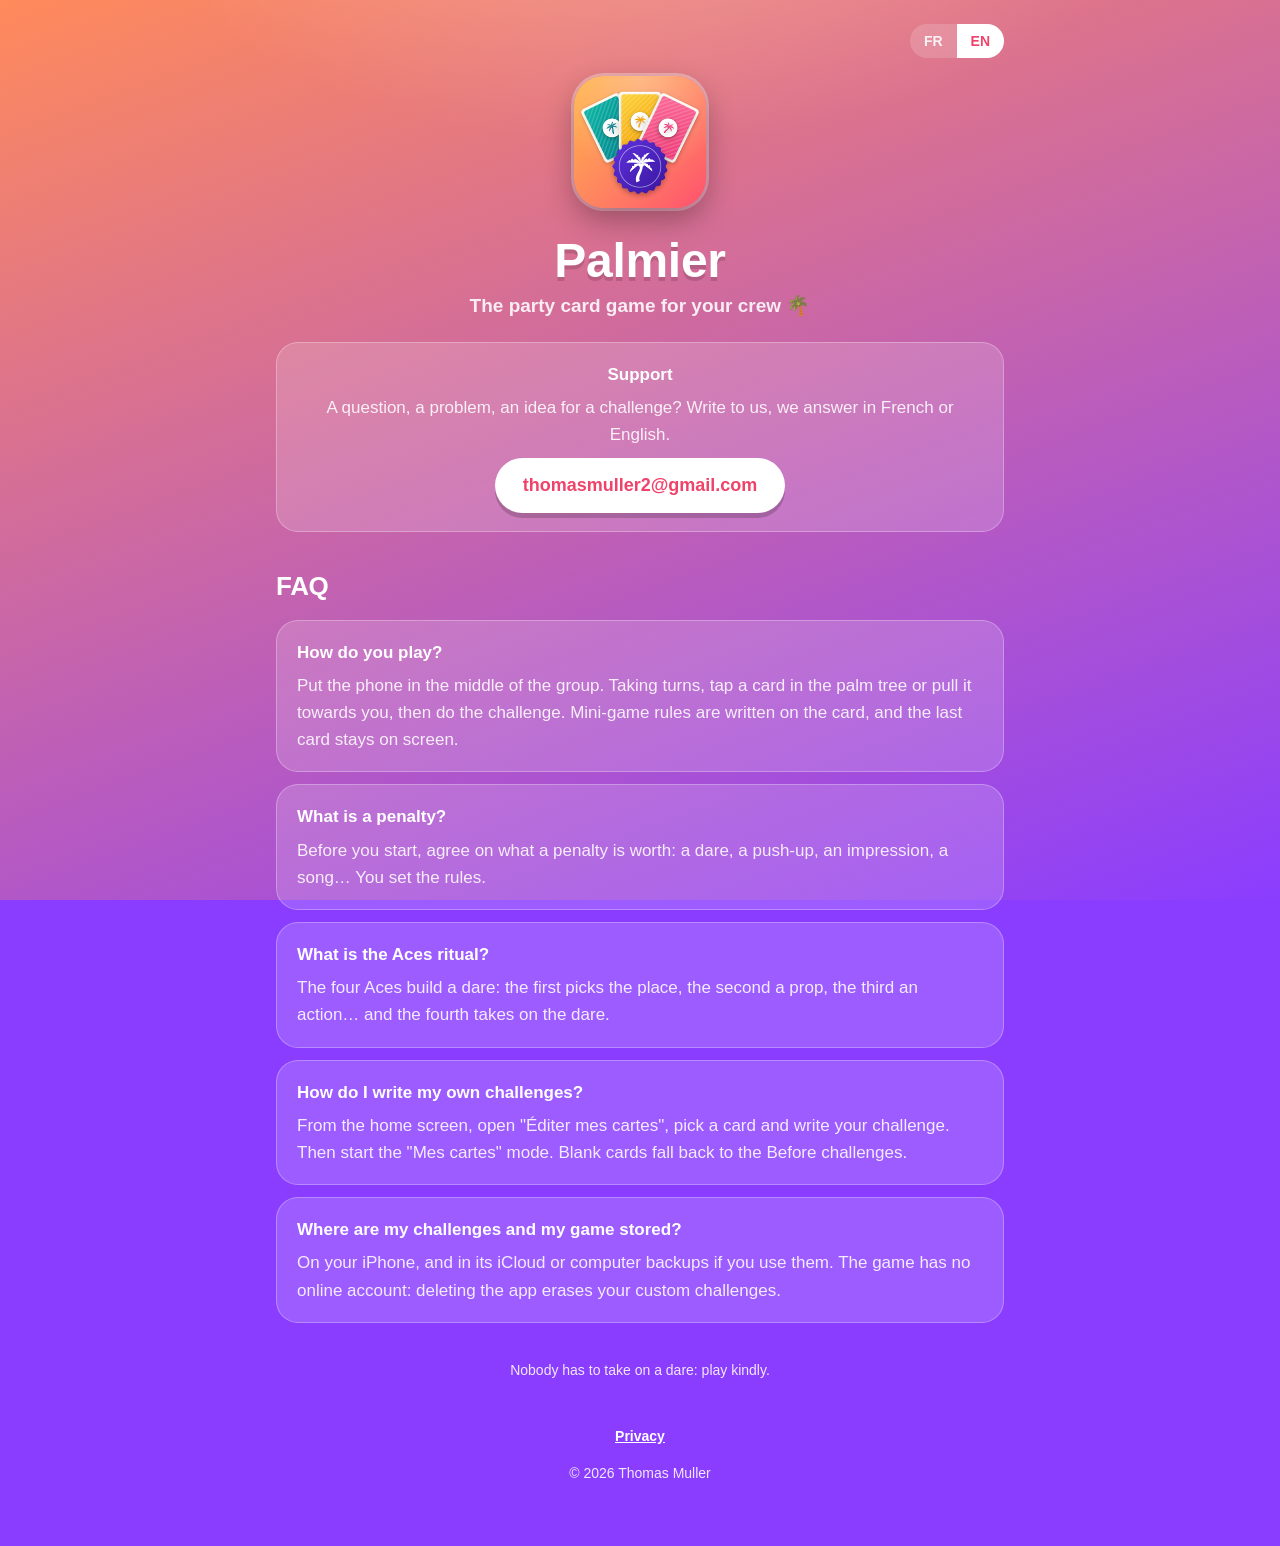
<file: index.html>
<!doctype html>
<html lang="fr">
<head>
<meta charset="utf-8">
<meta name="viewport" content="width=device-width, initial-scale=1">
<title>Palmier — Assistance</title>
<meta name="description" content="Palmier, le jeu de soirée entre potes : assistance et questions fréquentes.">
<link rel="icon" href="favicon.png">
<link rel="apple-touch-icon" href="apple-touch-icon.png">
<link rel="stylesheet" href="style.css">
<script>
  (function () {
    var q = location.search.match(/[?&]lang=(fr|en)/), l = q ? q[1] : null;
    if (!l) { try { l = localStorage.getItem("lang"); } catch (e) {} }
    if (!l) l = (navigator.language || "fr").toLowerCase().indexOf("fr") === 0 ? "fr" : "en";
    document.documentElement.className = "js show-" + l;
    document.documentElement.lang = l;
    window.setLang = function (x) {
      try { localStorage.setItem("lang", x); } catch (e) {}
      document.documentElement.className = "js show-" + x;
      document.documentElement.lang = x;
      return false;
    };
  })();
</script>
</head>
<body>
<main>
  <div class="top">
    <nav class="langs">
      <a href="?lang=fr" onclick="return setLang('fr')" id="l-fr">FR</a><a href="?lang=en" onclick="return setLang('en')" id="l-en">EN</a>
    </nav>
  </div>

  <header class="hero">
    <img src="icon.png" alt="Palmier">
    <h1>Palmier</h1>
    <p class="tagline" lang="fr">Le jeu de soirée entre potes 🌴</p>
    <p class="tagline" lang="en">The party card game for your crew 🌴</p>
  </header>

  <section lang="fr">
    <div class="card contact">
      <h3>Assistance</h3>
      <p>Une question, un souci, une idée de défi&nbsp;? Écris-nous, on répond en français ou en anglais.</p>
      <a class="btn" href="mailto:thomasmuller2@gmail.com">thomasmuller2@gmail.com</a>
    </div>

    <h2>Questions fréquentes</h2>
    <div class="card">
      <h3>Comment on joue&nbsp;?</h3>
      <p>Pose le téléphone au milieu de la bande. Chacun son tour, touche une carte du palmier ou tire-la vers toi, puis fais le défi. L'explication des mini-jeux est écrite sur la carte, et la dernière carte reste affichée en bas de l'écran.</p>
    </div>
    <div class="card">
      <h3>C'est quoi une pénalité&nbsp;?</h3>
      <p>Avant de commencer, mettez-vous d'accord sur ce que vaut une pénalité&nbsp;: un gage, une pompe, une imitation, une chanson… C'est vous qui fixez les règles.</p>
    </div>
    <div class="card">
      <h3>C'est quoi le rituel des As&nbsp;?</h3>
      <p>Les quatre As préparent un défi&nbsp;: le premier choisit l'endroit, le deuxième un accessoire, le troisième une action… et le quatrième relève le défi.</p>
    </div>
    <div class="card">
      <h3>Comment créer mes propres défis&nbsp;?</h3>
      <p>Depuis l'accueil, ouvre «&nbsp;Éditer mes cartes&nbsp;», choisis une carte et écris ton défi. Lance ensuite l'ambiance «&nbsp;Mes cartes&nbsp;». Les cartes laissées vides reprennent les défis du Before.</p>
    </div>
    <div class="card">
      <h3>Où sont enregistrés mes défis et ma partie&nbsp;?</h3>
      <p>Sur ton iPhone, et dans ses sauvegardes iCloud ou ordinateur si tu les as activées. Le jeu n'a pas de compte en ligne&nbsp;: si tu supprimes l'app, tes défis personnalisés sont effacés.</p>
    </div>

    <p class="warning">Personne n'est obligé de relever un défi&nbsp;: jouez avec bienveillance.</p>
  </section>

  <section lang="en">
    <div class="card contact">
      <h3>Support</h3>
      <p>A question, a problem, an idea for a challenge? Write to us, we answer in French or English.</p>
      <a class="btn" href="mailto:thomasmuller2@gmail.com">thomasmuller2@gmail.com</a>
    </div>

    <h2>FAQ</h2>
    <div class="card">
      <h3>How do you play?</h3>
      <p>Put the phone in the middle of the group. Taking turns, tap a card in the palm tree or pull it towards you, then do the challenge. Mini-game rules are written on the card, and the last card stays on screen.</p>
    </div>
    <div class="card">
      <h3>What is a penalty?</h3>
      <p>Before you start, agree on what a penalty is worth: a dare, a push-up, an impression, a song… You set the rules.</p>
    </div>
    <div class="card">
      <h3>What is the Aces ritual?</h3>
      <p>The four Aces build a dare: the first picks the place, the second a prop, the third an action… and the fourth takes on the dare.</p>
    </div>
    <div class="card">
      <h3>How do I write my own challenges?</h3>
      <p>From the home screen, open "Éditer mes cartes", pick a card and write your challenge. Then start the "Mes cartes" mode. Blank cards fall back to the Before challenges.</p>
    </div>
    <div class="card">
      <h3>Where are my challenges and my game stored?</h3>
      <p>On your iPhone, and in its iCloud or computer backups if you use them. The game has no online account: deleting the app erases your custom challenges.</p>
    </div>

    <p class="warning">Nobody has to take on a dare: play kindly.</p>
  </section>

  <footer>
    <a href="confidentialite.html" lang="fr">Confidentialité</a>
    <a href="confidentialite.html?lang=en" lang="en">Privacy</a>
    <p>© 2026 Thomas Muller</p>
  </footer>
</main>
</body>
</html>
</file>
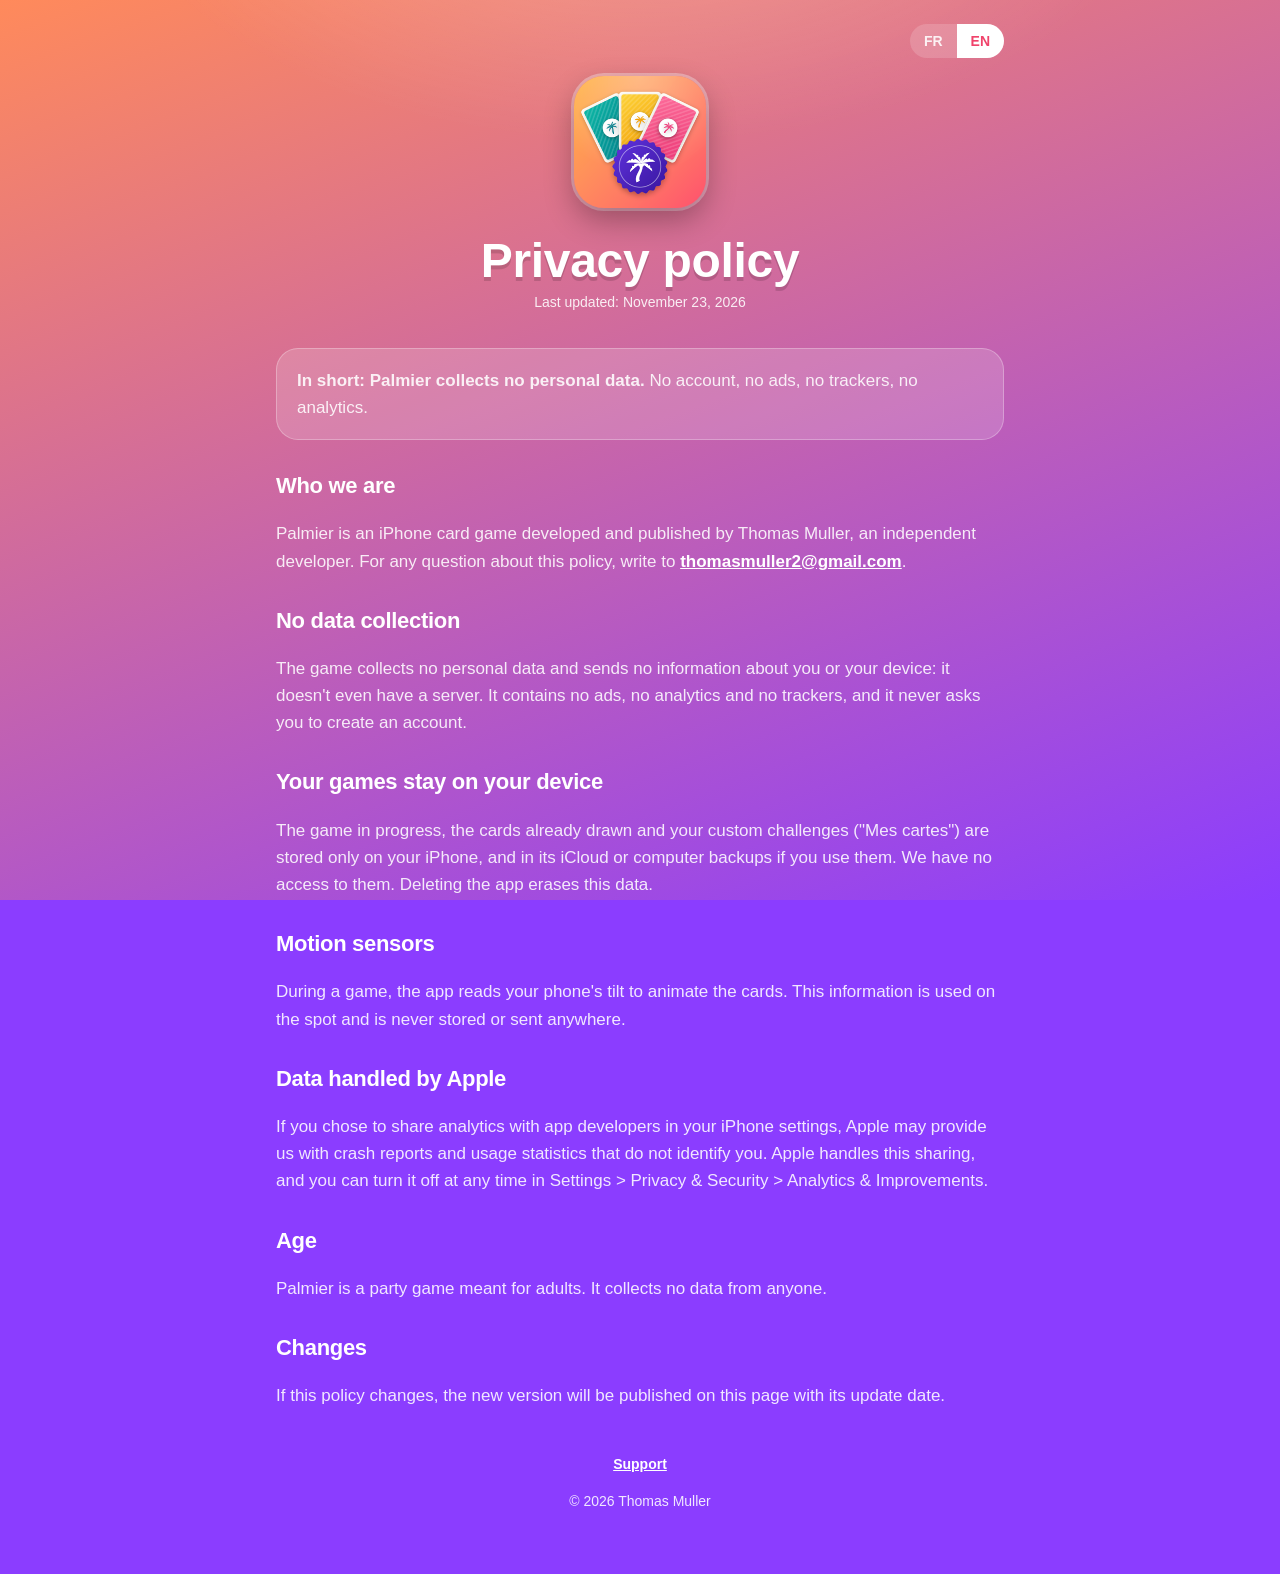
<file: confidentialite.html>
<!doctype html>
<html lang="fr">
<head>
<meta charset="utf-8">
<meta name="viewport" content="width=device-width, initial-scale=1">
<title>Palmier — Confidentialité</title>
<meta name="description" content="Politique de confidentialité de Palmier : aucune donnée personnelle collectée.">
<link rel="icon" href="favicon.png">
<link rel="apple-touch-icon" href="apple-touch-icon.png">
<link rel="stylesheet" href="style.css">
<script>
  (function () {
    var q = location.search.match(/[?&]lang=(fr|en)/), l = q ? q[1] : null;
    if (!l) { try { l = localStorage.getItem("lang"); } catch (e) {} }
    if (!l) l = (navigator.language || "fr").toLowerCase().indexOf("fr") === 0 ? "fr" : "en";
    document.documentElement.className = "js show-" + l;
    document.documentElement.lang = l;
    window.setLang = function (x) {
      try { localStorage.setItem("lang", x); } catch (e) {}
      document.documentElement.className = "js show-" + x;
      document.documentElement.lang = x;
      return false;
    };
  })();
</script>
</head>
<body>
<main class="policy">
  <div class="top">
    <nav class="langs">
      <a href="?lang=fr" onclick="return setLang('fr')" id="l-fr">FR</a><a href="?lang=en" onclick="return setLang('en')" id="l-en">EN</a>
    </nav>
  </div>

  <header class="hero">
    <a href="index.html"><img src="icon.png" alt="Palmier"></a>
    <h1 lang="fr">Confidentialité</h1>
    <h1 lang="en">Privacy policy</h1>
    <p class="updated" lang="fr">Dernière mise à jour : 23 novembre 2026</p>
    <p class="updated" lang="en">Last updated: November 23, 2026</p>
  </header>

  <section lang="fr">
    <div class="card">
      <p><strong>En bref&nbsp;: Palmier ne collecte aucune donnée personnelle.</strong> Pas de compte, pas de publicité, pas de traceur, pas d'outil d'analyse.</p>
    </div>

    <h2>Qui sommes-nous&nbsp;?</h2>
    <p>Palmier est un jeu de cartes pour iPhone développé et publié par Thomas Muller, développeur indépendant. Pour toute question sur cette politique, écris à <a href="mailto:thomasmuller2@gmail.com">thomasmuller2@gmail.com</a>.</p>

    <h2>Aucune collecte de données</h2>
    <p>Le jeu ne collecte aucune donnée personnelle et n'envoie aucune information sur toi ou sur ton appareil&nbsp;: il n'a d'ailleurs aucun serveur. Il ne contient ni publicité, ni outil de mesure d'audience, ni traceur, et ne te demande pas de créer de compte.</p>

    <h2>Tes parties restent sur ton appareil</h2>
    <p>La partie en cours, les cartes déjà tirées et tes défis personnalisés («&nbsp;Mes cartes&nbsp;») sont enregistrés uniquement sur ton iPhone, et dans ses sauvegardes iCloud ou ordinateur si tu les as activées. Nous n'y avons pas accès. Supprimer l'app efface ces données.</p>

    <h2>Capteurs de mouvement</h2>
    <p>Pendant une partie, l'app lit l'inclinaison de ton téléphone pour animer les cartes. Cette information est utilisée sur le moment et n'est ni enregistrée, ni transmise.</p>

    <h2>Données gérées par Apple</h2>
    <p>Si tu as choisi de partager les données d'analyse avec les développeurs dans les réglages de ton iPhone, Apple peut nous fournir des rapports de plantage et des statistiques d'utilisation qui ne permettent pas de t'identifier. Ce partage est géré par Apple et tu peux le désactiver à tout moment dans Réglages &gt; Confidentialité et sécurité &gt; Analyse et améliorations.</p>

    <h2>Âge</h2>
    <p>Palmier est un jeu de soirée réservé aux personnes majeures. Il ne collecte aucune donnée, de qui que ce soit.</p>

    <h2>Modifications</h2>
    <p>Si cette politique change, la nouvelle version sera publiée sur cette page avec sa date de mise à jour.</p>
  </section>

  <section lang="en">
    <div class="card">
      <p><strong>In short: Palmier collects no personal data.</strong> No account, no ads, no trackers, no analytics.</p>
    </div>

    <h2>Who we are</h2>
    <p>Palmier is an iPhone card game developed and published by Thomas Muller, an independent developer. For any question about this policy, write to <a href="mailto:thomasmuller2@gmail.com">thomasmuller2@gmail.com</a>.</p>

    <h2>No data collection</h2>
    <p>The game collects no personal data and sends no information about you or your device: it doesn't even have a server. It contains no ads, no analytics and no trackers, and it never asks you to create an account.</p>

    <h2>Your games stay on your device</h2>
    <p>The game in progress, the cards already drawn and your custom challenges ("Mes cartes") are stored only on your iPhone, and in its iCloud or computer backups if you use them. We have no access to them. Deleting the app erases this data.</p>

    <h2>Motion sensors</h2>
    <p>During a game, the app reads your phone's tilt to animate the cards. This information is used on the spot and is never stored or sent anywhere.</p>

    <h2>Data handled by Apple</h2>
    <p>If you chose to share analytics with app developers in your iPhone settings, Apple may provide us with crash reports and usage statistics that do not identify you. Apple handles this sharing, and you can turn it off at any time in Settings &gt; Privacy &amp; Security &gt; Analytics &amp; Improvements.</p>

    <h2>Age</h2>
    <p>Palmier is a party game meant for adults. It collects no data from anyone.</p>

    <h2>Changes</h2>
    <p>If this policy changes, the new version will be published on this page with its update date.</p>
  </section>

  <footer>
    <a href="index.html" lang="fr">Assistance</a>
    <a href="index.html?lang=en" lang="en">Support</a>
    <p>© 2026 Thomas Muller</p>
  </footer>
</main>
</body>
</html>
</file>
<file: style.css>
:root {
  --top: #ff8a5b;
  --bottom: #8b3dff;
  --card: rgba(255, 255, 255, 0.16);
  --card-line: rgba(255, 255, 255, 0.28);
  --text: #ffffff;
  --muted: rgba(255, 255, 255, 0.88);
  --accent: #f0436b;
}

* { box-sizing: border-box; }

html { background: var(--bottom); }

body {
  margin: 0;
  min-height: 100vh;
  color: var(--text);
  font: 17px/1.6 ui-rounded, "SF Pro Rounded", -apple-system, BlinkMacSystemFont, "Segoe UI", Roboto, "Helvetica Neue", Arial, sans-serif;
  background: radial-gradient(900px 500px at 50% -10%, rgba(255, 255, 255, 0.25) 0%, transparent 60%),
              linear-gradient(160deg, var(--top) 0%, var(--bottom) 100%) fixed;
  -webkit-text-size-adjust: 100%;
}

main { max-width: 760px; margin: 0 auto; padding: 24px 16px 48px; }

.top { display: flex; justify-content: flex-end; }

.langs { display: inline-flex; background: var(--card); border-radius: 999px; overflow: hidden; }
.langs a {
  padding: 6px 14px; color: var(--muted); text-decoration: none; font-weight: 800; font-size: 14px;
}
.show-fr #l-fr, .show-en #l-en { background: #fff; color: var(--accent); }

.hero { text-align: center; padding: 18px 0 8px; }
.hero img {
  width: 132px; height: 132px; border-radius: 30px;
  box-shadow: 0 12px 30px rgba(0, 0, 0, 0.3), 0 0 0 3px rgba(255, 255, 255, 0.35);
}

h1, h2 { font-weight: 900; letter-spacing: -0.3px; }
h1 {
  margin: 18px 0 4px; font-size: 48px; line-height: 1.1;
  text-shadow: 0 4px 0 rgba(0, 0, 0, 0.14);
}
.tagline { margin: 0; color: var(--muted); font-size: 19px; font-weight: 700; }

h2 { font-size: 26px; margin: 34px 0 12px; }

.card {
  background: var(--card); border: 1px solid var(--card-line); border-radius: 22px; padding: 18px 20px; margin: 12px 0;
}
.card h3 { margin: 0 0 6px; font-size: 17px; font-weight: 800; }
.card p { margin: 0; color: var(--muted); }
.card p + p { margin-top: 8px; }

.contact { text-align: center; }
.contact .btn {
  display: inline-block; margin-top: 10px; padding: 13px 28px; border-radius: 999px;
  background: #fff; color: var(--accent); font-weight: 900; font-size: 18px; text-decoration: none;
  box-shadow: 0 5px 0 rgba(0, 0, 0, 0.18);
}

a { color: #fff; font-weight: 700; }

.policy h2 { font-size: 22px; margin-top: 28px; }
.policy p, .policy li { color: var(--muted); }
.updated { text-align: center; color: var(--muted); font-size: 14px; margin-top: 4px; }

.warning { text-align: center; color: var(--muted); font-size: 14px; margin-top: 36px; }

footer { text-align: center; color: var(--muted); font-size: 14px; margin-top: 44px; }
footer a { margin: 0 8px; }

/* Les deux langues s'affichent sans script ; le script n'en garde qu'une. */
.js [lang="fr"]:not(html), .js [lang="en"]:not(html) { display: none; }
.js.show-fr [lang="fr"]:not(html), .js.show-en [lang="en"]:not(html) { display: block; }

@media (max-width: 420px) {
  h1 { font-size: 40px; }
  .hero img { width: 112px; height: 112px; border-radius: 26px; }
}
</file>
